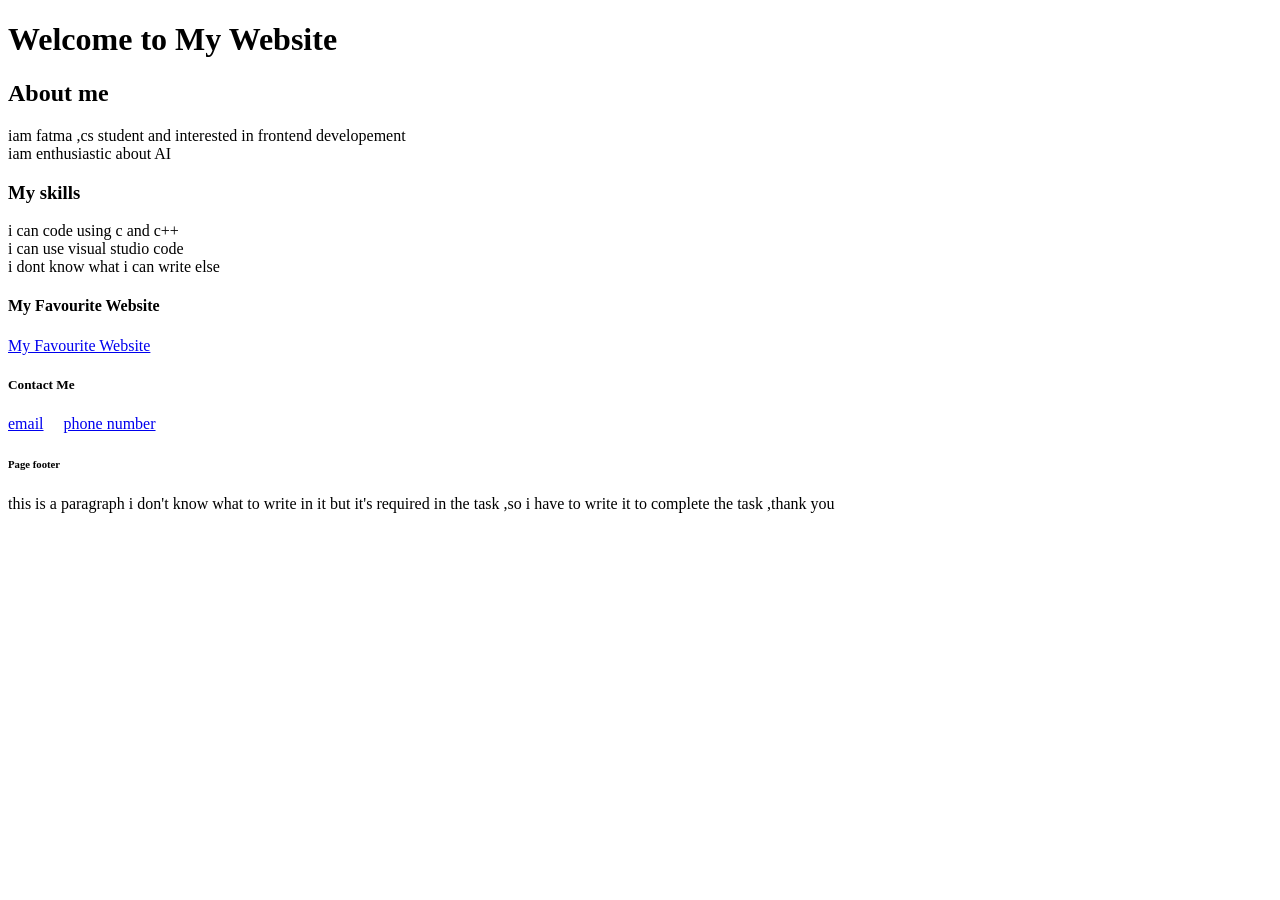
<file: index.html>
<!DOCTYPE html>
<html lang="en">

<head>
<meta charset="UTF-8">
<meta name="viewport" content="width=device-width, initial-scale=1.0">
<title>Task1</title>
</head>

<body>
<h1>Welcome to My Website</h1>
<h2>About me</h2>
<p>iam fatma ,cs student and interested in frontend developement<br>iam enthusiastic about AI</p>
<h3>My skills</h3>
<p>i can code using c and c++<br>i can use visual studio code <br>i dont know what i can write else
</p>
<h4>My Favourite Website</h4>
<a href="https://www.w3schools.com" target="_blank" rel="noopener"> My Favourite Website</a>
<h5>Contact Me</h5>
<!--fake links,sorry-->
<a href="mailto:someone@gmail.com">email</a>&nbsp;&nbsp;&nbsp;&nbsp;
<a href="tel:011654878">phone number</a>
<h6>Page footer</h6>
<p>this is a paragraph i don't know what to write in it but it's required in the task
   ,so i have to write it to complete the task ,thank you
</p>
</body>
</html>
</file>
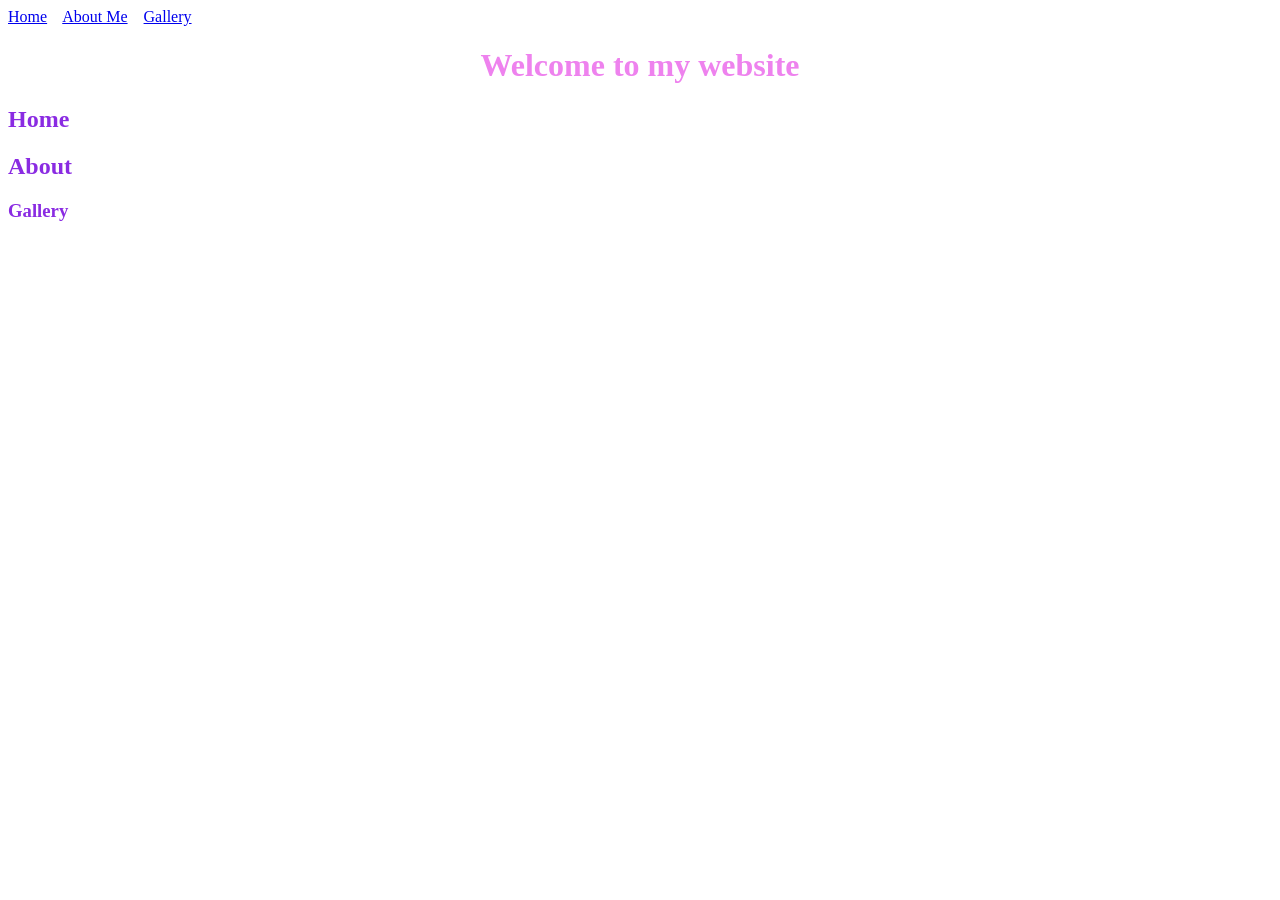
<file: My-Website/index.html>
<!DOCTYPE html>
<html lang="en">

<head>
<meta charset="UTF-8">
<meta name="viewport" content="width=device-width, initial-scale=1.0">
<meta name="discription" content="home page">
<title>Task3-Home page</title>
</head>

<body>
    <nav>
        <a href="index.html" class="active">Home</a> &nbsp;&nbsp;
        <a href="about.html">About Me</a> &nbsp;&nbsp;
        <a href="gallery.html">Gallery</a>
    </nav>
<h1><center><font color="violet">Welcome to my website</font></center></h1>
<h2><font color="blueviolet">Home</h2>
<h2>About</h2>
<h3>Gallery</h3></font>
</body>
</html>
</file>
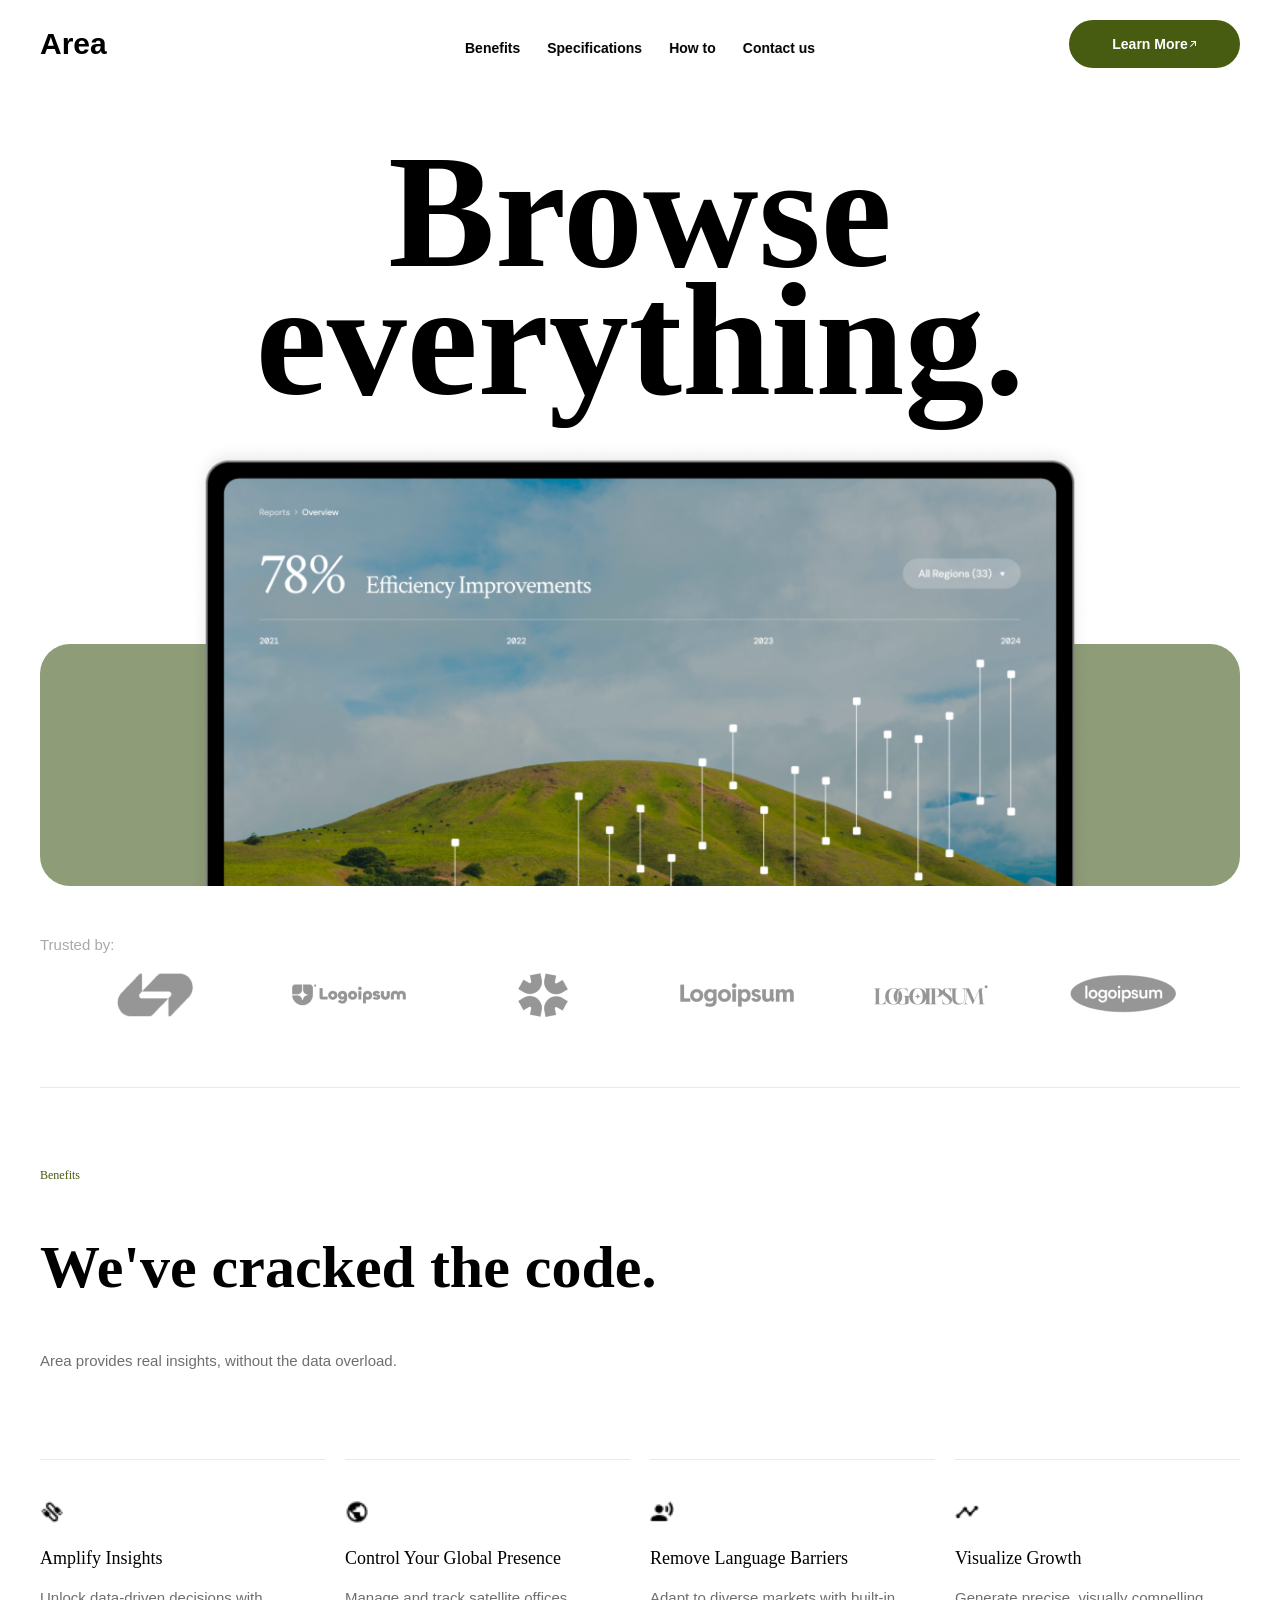
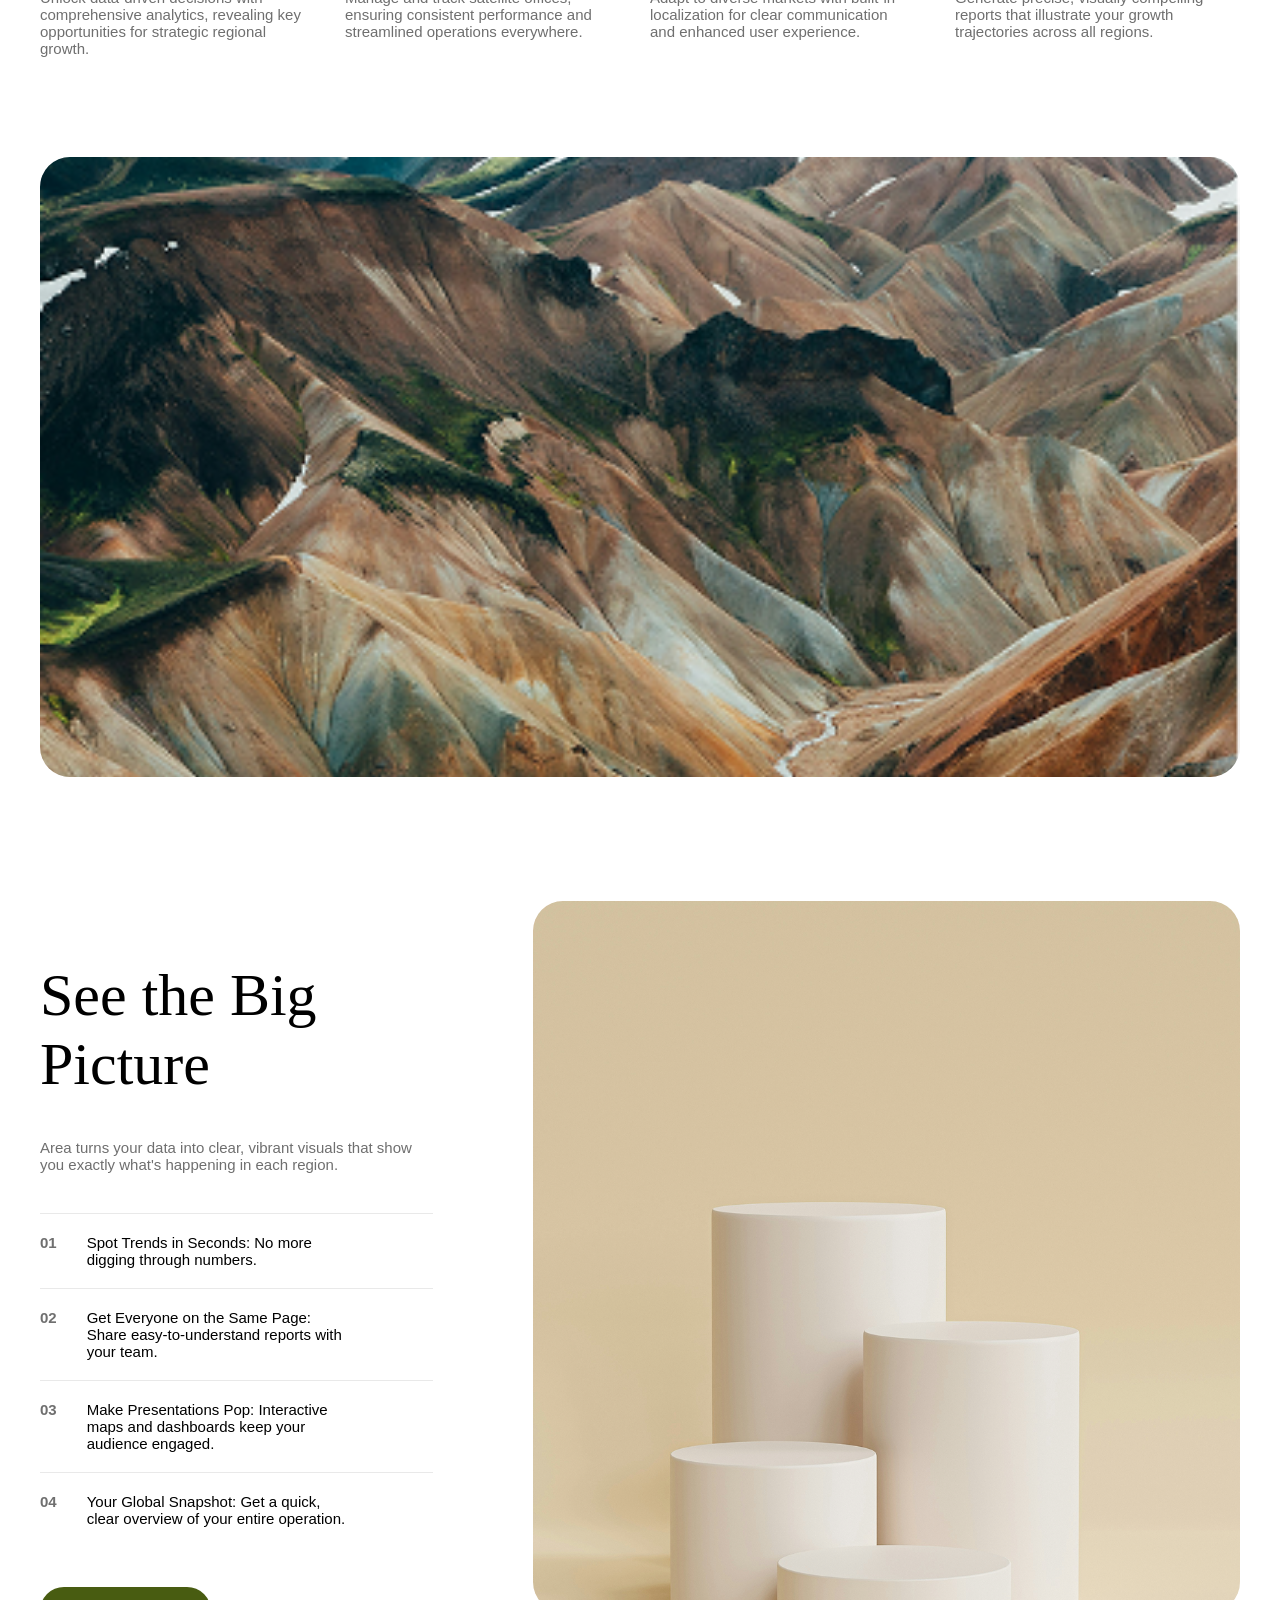
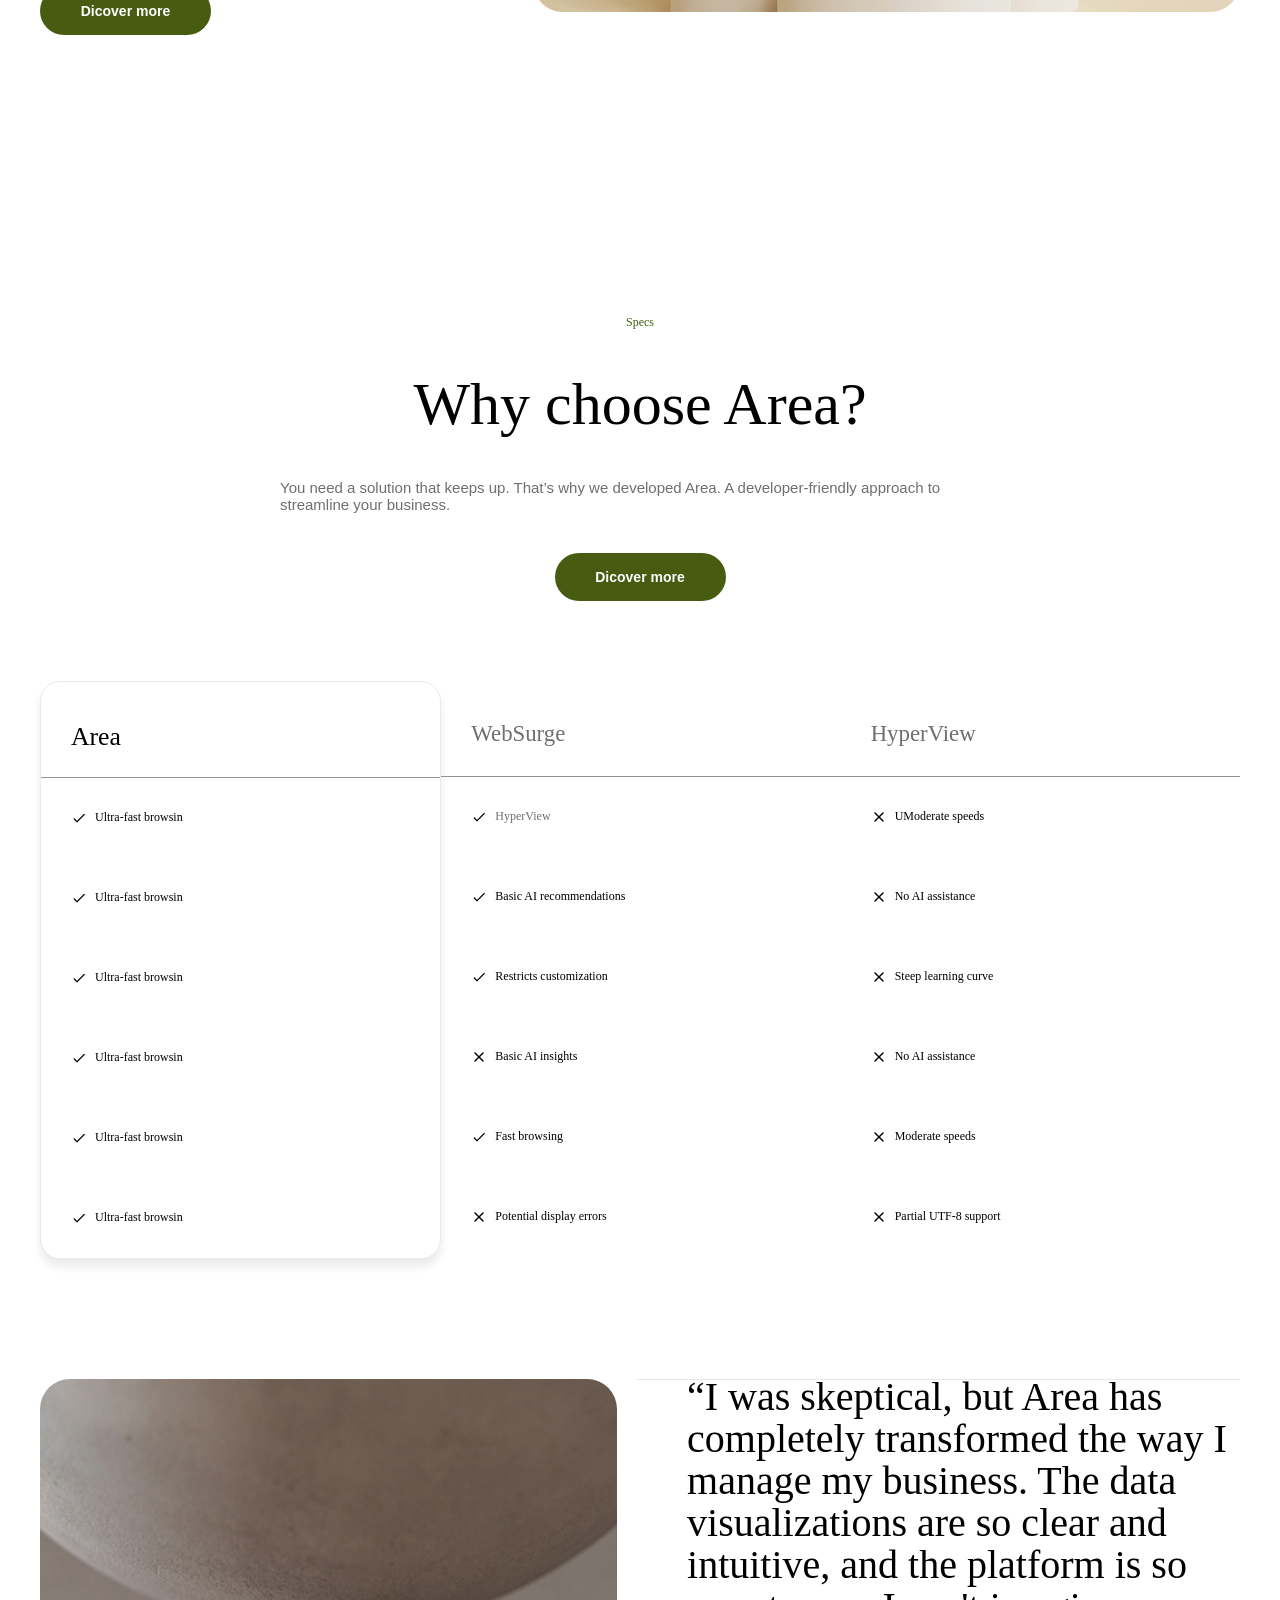
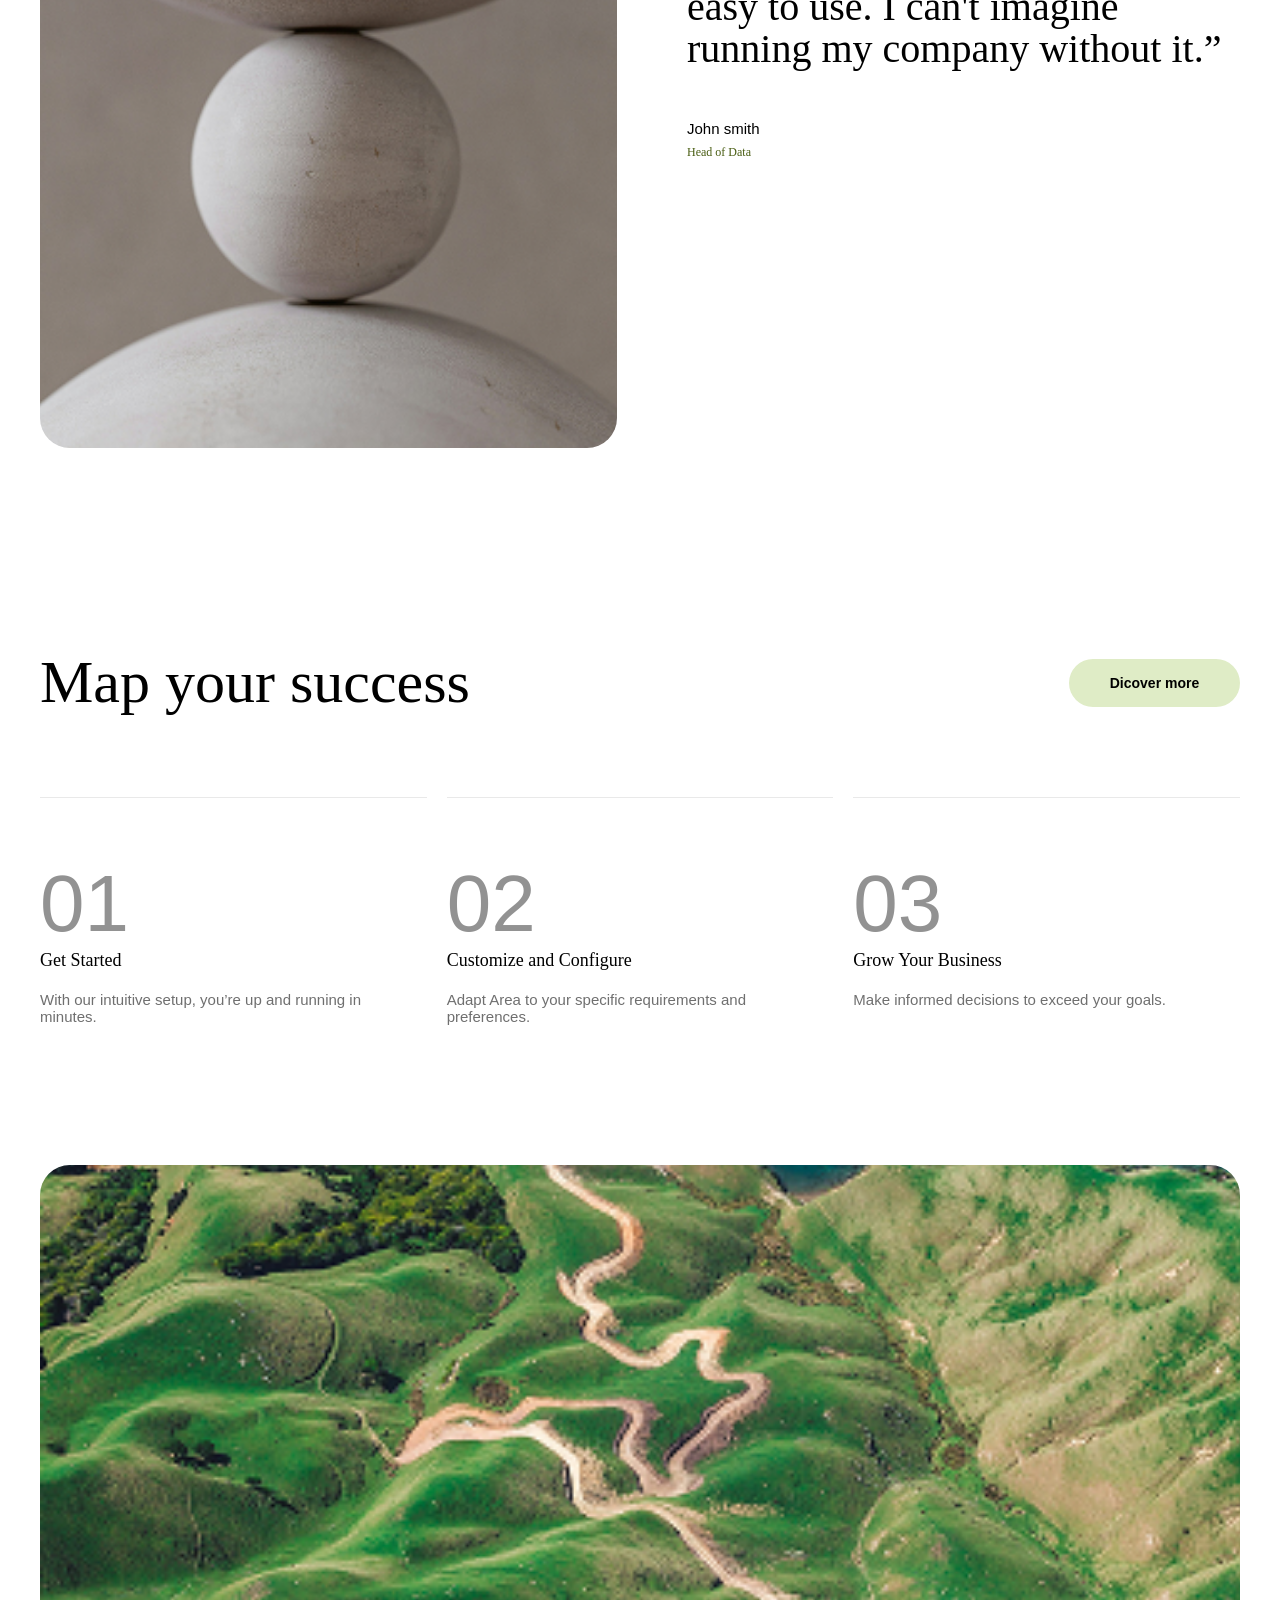
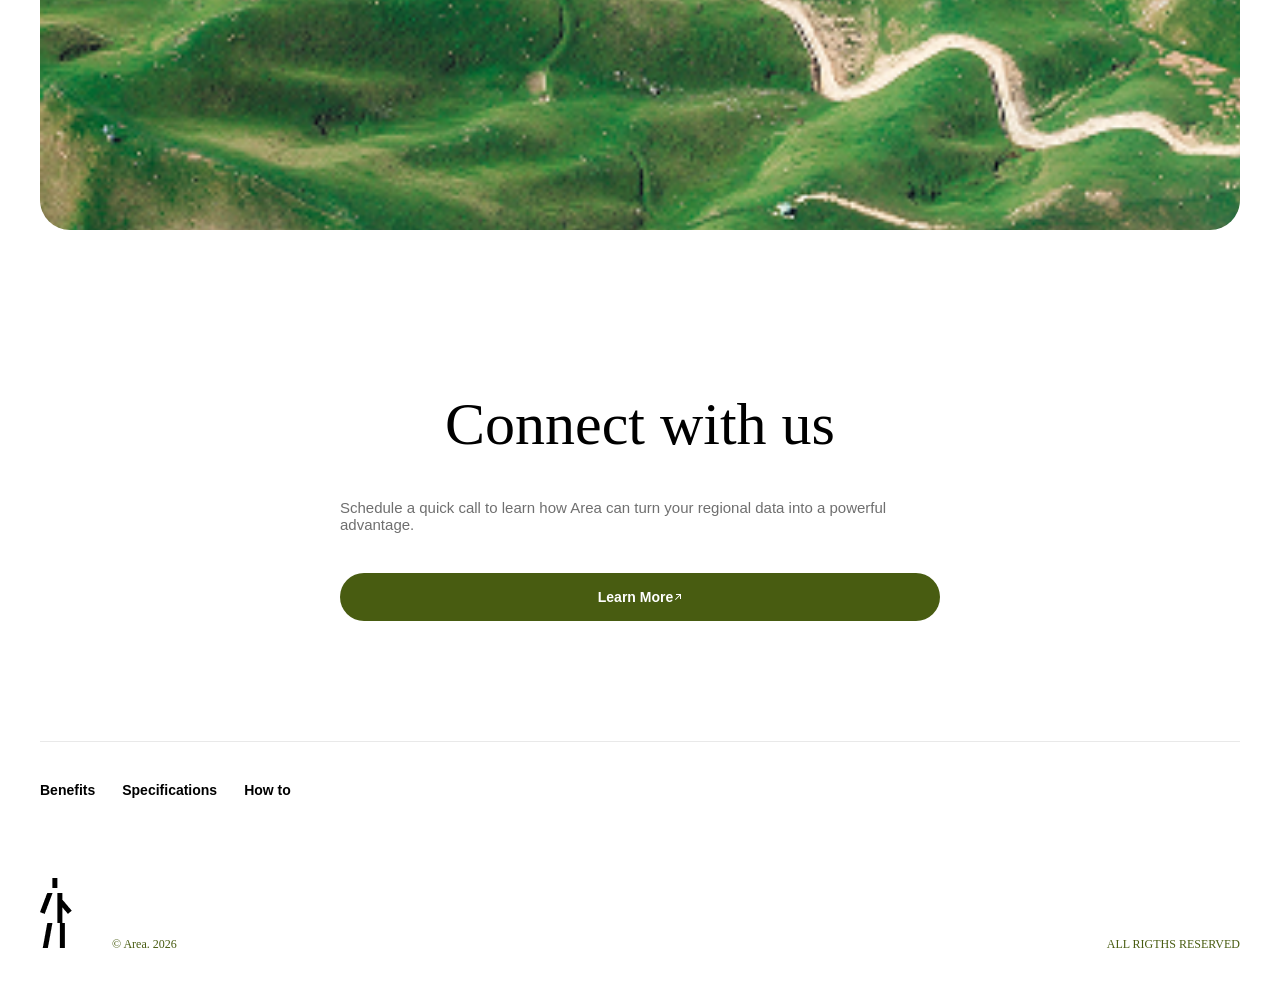
<file: Task12/index.html>
<!DOCTYPE html>
<html lang="en">

<head>
<meta charset="utf-8">
<meta name="viewport" content="width=device-width, initial-scale=1.0">
<meta name="author" content="fatma">
<meta name="description" content="Task12 programming the ui design">
<title>Task 12</title>
<link rel="stylesheet" href="style.css">
</head>

<body>
<div class="container">

    <div class="navitems">
        <a href="#benefits" class="a">Benefits</a>
        <a href="#specifications" class="a">Specifications</a>
        <a href="#howto" class="a">How to</a>
        <a href="#contact" class="a">Contact us</a>
    </div>

    <nav>
        <a href="#home" class="a" id="logo">Area</a>
        <a href="https://www.figma.com/sites" target="_blank" class="button">
        Learn More
        <img src="icons/Arrow.png" alt="arrow"></a>
    </nav>

    <header>
        <h1>Browse everything.</h1>
    <div id="background">
       <img src="images/Ipad.png" alt="desktop screen">
    </div>
    </header>

<main>
    <div id="logocloud">
        <p>Trusted by:</p>

        <div id="logorow">

         <div class="logo">
          <img src="logos/Logo.png" alt="logo1">
         </div>

         <div class="logo">
          <img src="logos/Logo (1).png" alt="logo1">
         </div>

         <div class="logo">
          <img src="logos/Logo (2).png" alt="logo1">
         </div>

         <div class="logo">
          <img src="logos/Logo (3).png" alt="logo1">
         </div>

         <div class="logo">
          <img src="logos/Logo (4).png" alt="logo1">
         </div>

         <div class="logo">
          <img src="logos/Logo (5).png" alt="logo1">
         </div>

        </div>
    </div>

    <div id="benefits">
     <section id="headinesicons">

        <div id="text">
            <p class="captions">Benefits</p>
            <h2 class="heading1">We've cracked the code.</h2>
            <p class="paragraph">Area provides real insights, without the data overload.</p>
        </div>

        <div id="iconsmodule">

            <section class="iconlockup">
                <img src="icons/Cable icon.png" alt="cable icon" >
                <div class="text">
                    <p class="heading3">Amplify Insights</p>
                    <p class="paragraph">Unlock data-driven decisions with comprehensive analytics, revealing key opportunities for strategic regional growth.</p>
                </div>
            </section>

             <section class="iconlockup">
                <img src="icons/Earth icon.png" alt="cable icon" >
                <div class="text">
                    <p class="heading3">Control Your Global Presence</p>
                    <p class="paragraph">Manage and track satellite offices, ensuring consistent performance and streamlined operations everywhere.</p>
                </div>
            </section>

             <section class="iconlockup">
                <img src="icons/Account icon.png" alt="cable icon" >
                <div class="text">
                    <p class="heading3">Remove Language Barriers</p>
                    <p class="paragraph">Adapt to diverse markets with built-in localization for clear communication and enhanced user experience.</p>
                </div>
            </section>

             <section class="iconlockup">
                <img src="icons/Chart icon.png" alt="cable icon" >
                <div class="text">
                    <p class="heading3">Visualize Growth</p>
                    <p class="paragraph">Generate precise, visually compelling reports that illustrate your growth trajectories across all regions.</p>
                </div>
            </section>

        </div>
     </section>
     <img src="images/Image 1.png" alt="mountains">
    </div>

    <section id="features">

        <div class="text">
        <div class="title">
        <p class="heading1">See the Big Picture</p>
        <p class="paragraph">Area turns your data into clear, vibrant visuals that show you exactly what's happening in each region.</p>
        

        <div class="list">
        <section class="listitem">
            <p class="paragraphb">01</p>
            <h3 class="paragraph">Spot Trends in Seconds: No more digging through numbers. </h3>
        </section>

        <section class="listitem">
            <p class="paragraphb">02</p>
            <h3 class="paragraph">Get Everyone on the Same Page: Share easy-to-understand reports with your team.  </h3>
        </section>

        <section class="listitem">
            <p class="paragraphb">03</p>
            <h3 class="paragraph">Make Presentations Pop: Interactive maps and dashboards keep your audience engaged. </h3>
        </section>

        <section class="listitem">
            <p class="paragraphb">04</p>
            <h3 class="paragraph">Your Global Snapshot: Get a quick, clear overview of your entire operation.</h3>
        </section>

        </div>
        <button class="button" type="button" onclick="window.location.href='https://www.figma.com/sites'">Dicover more</button>
    </div>
    </div>

    <div id="carrouse1">
    <img src="images/Photo row 2 (1).png" alt="photo row">
    </div>
    </section>

    <section id="specifications">
        <div id="content">
            <p class="captions">Specs</p>
            <p class="heading1">Why choose Area?</p>
            <p class="paragraph">You need a solution that keeps up. That’s why we developed Area. A developer-friendly approach to streamline your business. </p>
            <div>
            <button class="button" type="button" onclick="window.location.href='https://www.figma.com/sites'">Dicover more</button>
            </div>
        </div>

        <section id="table">

            <section class="column" id="column1">

                <div  class="head">
                <p id="head1">Area</p>
                </div>
                
                <div class="cell">
                    <img src="icons/Check icon.png" alt="check">
                    <p class="captions">Ultra-fast browsin</p>
                </div>

                <div class="cell">
                    <img src="icons/Check icon.png" alt="check">
                    <p class="captions">Ultra-fast browsin</p>
                </div>

                <div class="cell">
                    <img src="icons/Check icon.png" alt="check">
                    <p class="captions">Ultra-fast browsin</p>
                </div>

                <div class="cell">
                    <img src="icons/Check icon.png" alt="check">
                    <p class="captions">Ultra-fast browsin</p>
                </div>

                <div class="cell">
                    <img src="icons/Check icon.png" alt="check">
                    <p class="captions">Ultra-fast browsin</p>
                </div>

                <div class="cell">
                    <img src="icons/Check icon.png" alt="check">
                    <p class="captions">Ultra-fast browsin</p>
                </div>
            </section>

            <section class="column" id="column2">
                <div  class="head">
                    <p>WebSurge</p>
                </div>

                <div class="cell">
                    <img src="icons/Check icon.png" alt="check">
                    <p class="captions" id="cel2">HyperView</p>
                </div>

                <div class="cell">
                    <img src="icons/Check icon.png" alt="check">
                    <p class="captions">Basic AI recommendations</p>
                </div>

                <div class="cell">
                    <img src="icons/Check icon.png" alt="check">
                    <p class="captions">Restricts customization</p>
                </div>

                <div class="cell">
                    <img src="icons/Close icon.png" alt="check">
                    <p class="captions">Basic AI insights</p>
                </div>

                <div class="cell">
                    <img src="icons/Check icon.png" alt="check">
                    <p class="captions">Fast browsing</p>
                </div>

                <div class="cell">
                    <img src="icons/Close icon.png" alt="check">
                    <p class="captions">Potential display errors</p>
                </div>
            </section>

            <section class="column" id="column3">
                <div  class="head">
                    <p>HyperView</p>
                </div>

                <div class="cell">
                    <img src="icons/Close icon.png" alt="check">
                    <p class="captions">UModerate speeds</p>
                </div>

                <div class="cell">
                    <img src="icons/Close icon.png" alt="check">
                    <p class="captions">No AI assistance</p>
                </div>

                <div class="cell">
                    <img src="icons/Close icon.png" alt="check">
                    <p class="captions">Steep learning curve</p>
                </div>

                <div class="cell">
                    <img src="icons/Close icon.png" alt="check">
                    <p class="captions">No AI assistance</p>
                </div>

                <div class="cell">
                    <img src="icons/Close icon.png" alt="check">
                    <p class="captions">Moderate speeds</p>
                </div>

                <div class="cell">
                    <img src="icons/Close icon.png" alt="check">
                    <p class="captions">Partial UTF-8 support</p>
                </div>
            </section>
        </section>
    </section>

    <div id="test">
        <div class="img">
        <img src="images/Image 3.png" alt="balls">
        </div>

        <section id="quote">
            <p class="heading2">“I was skeptical, but Area has completely transformed the way I manage my business. The data visualizations are so clear and intuitive, and the platform is so easy to use. I can't imagine running my company without it.”</p>
            <div id="name">
                 <p class="paragraph">John smith</p>
                 <p class="captions"> Head of Data</p>
            </div>
        </section>
    </div>

    <section id="howto">
        <div id="frame">
            <p class="heading1"> Map your success</p>
        <button class="button" type="button" onclick="window.location.href='https://www.figma.com/sites'">Dicover more</button>
        </div>

        <div id="up3">
            <section class="lockup1">
                <p class="display">01</p>
                
                <div class="description">
                    <p class="heading3">Get Started</p>
                    <p class="paragraph">With our intuitive setup, you’re up and running in minutes.</p>
                </div>
            </section>

            <section class="lockup1">
                <p class="display">02</p>
                <div class="description">
                    <p class="heading3">Customize and Configure</p>
                    <p class="paragraph">Adapt Area to your specific requirements and preferences.</p>
                </div>
            </section>

            <section class="lockup1">
                <p class="display">03</p>
                <div class="description">
                    <p class="heading3">Grow Your Business</p>
                    <p class="paragraph">Make informed decisions to exceed your goals.</p>
                </div>
            </section>

        </div>
    </section>

    <div id="heroimage">
        <div id="imgcontainer">
            <img src="images/Image 2.png" alt="earth">
        </div>
    </div>

    <section id="cta">
        <p class="heading1">Connect with us</p>
        <p class="paragraph">Schedule a quick call to learn how Area can turn your regional data into a powerful advantage.</p>
        <button class="button" onclick="window.location.href='https://www.figma.com/sites'">
        Learn More
        <img src="icons/Arrow.png" alt="arrow">
    </button>
    </section>
</main>
<footer id="contact">
    <div id="links">
    <a href="#benefits" class="a">Benefits</a>
        <a href="#specifications" class="a">Specifications</a>
        <a href="#howto" class="a">How to</a>
    </div>
    <div id="credits">
        <div>
            <img src="icons/Logo.png" alt="logo">

        </div>
        <div class="Text">
            <p class="captions"> &copy; Area. 2026</p>
            <p class="captions">ALL RIGTHS RESERVED</p>
        </div>
    </div>
</footer>

</div>
<script src="script.js" defer></script>
</body>
</html>
</file>
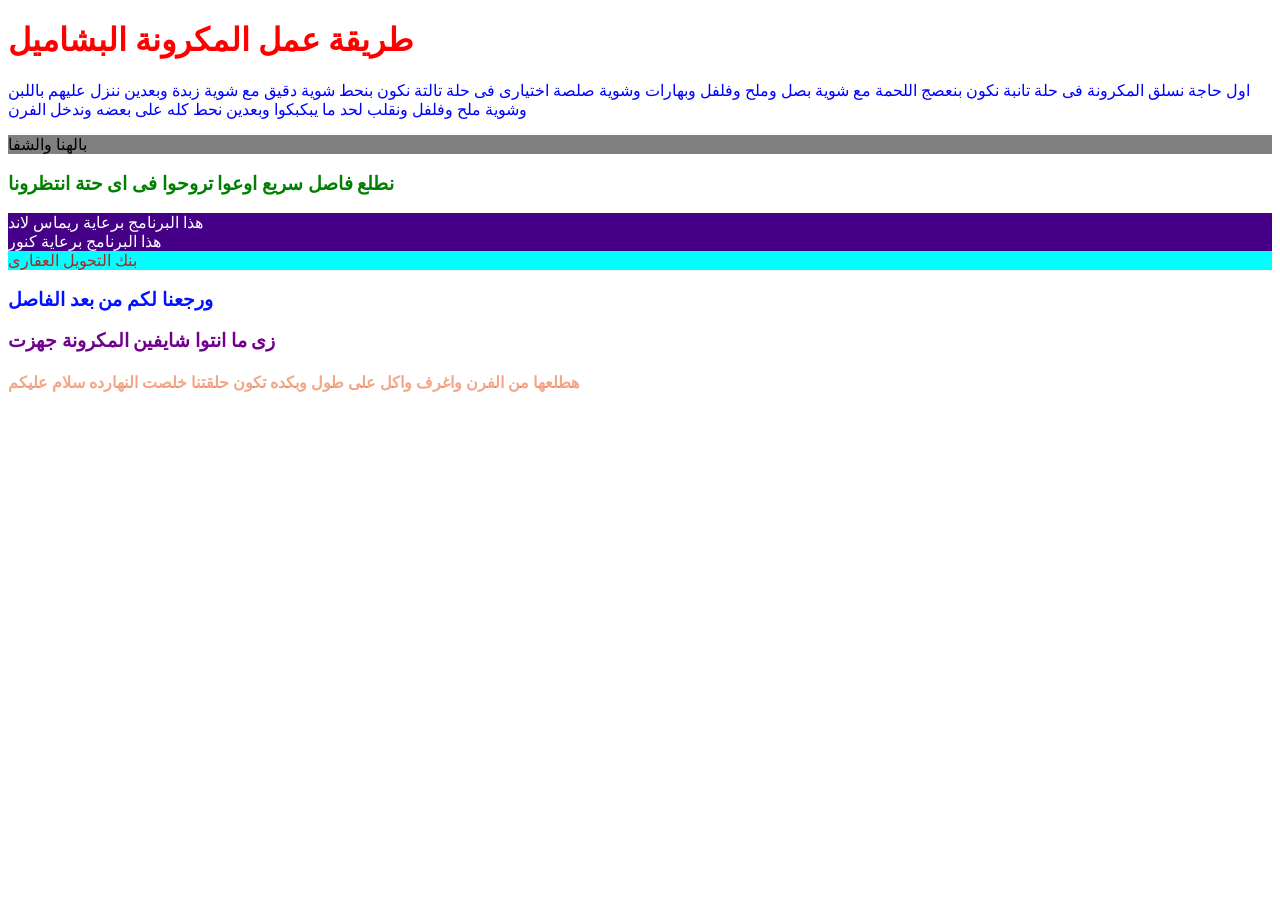
<file: Task7/index.html>
<!DOCTYPE html>
<html lang="en">

<head>
<title>CSS TASK1</title>

<meta charset="utf-8">
<meta name="description" content="my first css task">
<meta name="author" content="fatma">
<meta name="viewport" content="width=device-width, initial-scale=1.0">
<link rel="stylesheet" href="style.css">
</head>


<body>

<h1 >طريقة عمل المكرونة البشاميل </h1>

<P>اول حاجة نسلق المكرونة فى حلة تانبة نكون بنعصج اللحمة مع شوية بصل وملح وفلفل وبهارات وشوية صلصة اختيارى فى حلة تالتة نكون بنحط شوية دقيق مع شوية زبدة وبعدين ننزل عليهم باللبن  وشوية ملح وفلفل ونقلب لحد ما يبكبكوا وبعدين نحط كله على بعضه وندخل الفرن
</P>

<div class="box">
 بالهنا والشفا
</div>

<h3 id="main">نطلع فاصل سريع اوعوا تروحوا فى اى حتة انتظرونا</h3>

<div class="common">هذا البرنامج برعاية  ريماس لاند </div>
<div class="common">هذا البرنامج برعاية  كنور</div>
<div id="unique">بنك التحويل العقارى </div>

<h3 class="hex">ورجعنا لكم من بعد الفاصل </h3>
<h3 class="rgb">زى ما انتوا شايفين المكرونة جهزت</h3>
<h4 class="rgba">هطلعها من الفرن واغرف واكل على طول وبكده تكون حلقتنا خلصت النهارده سلام عليكم</h4>

</body>

</html>
</file>
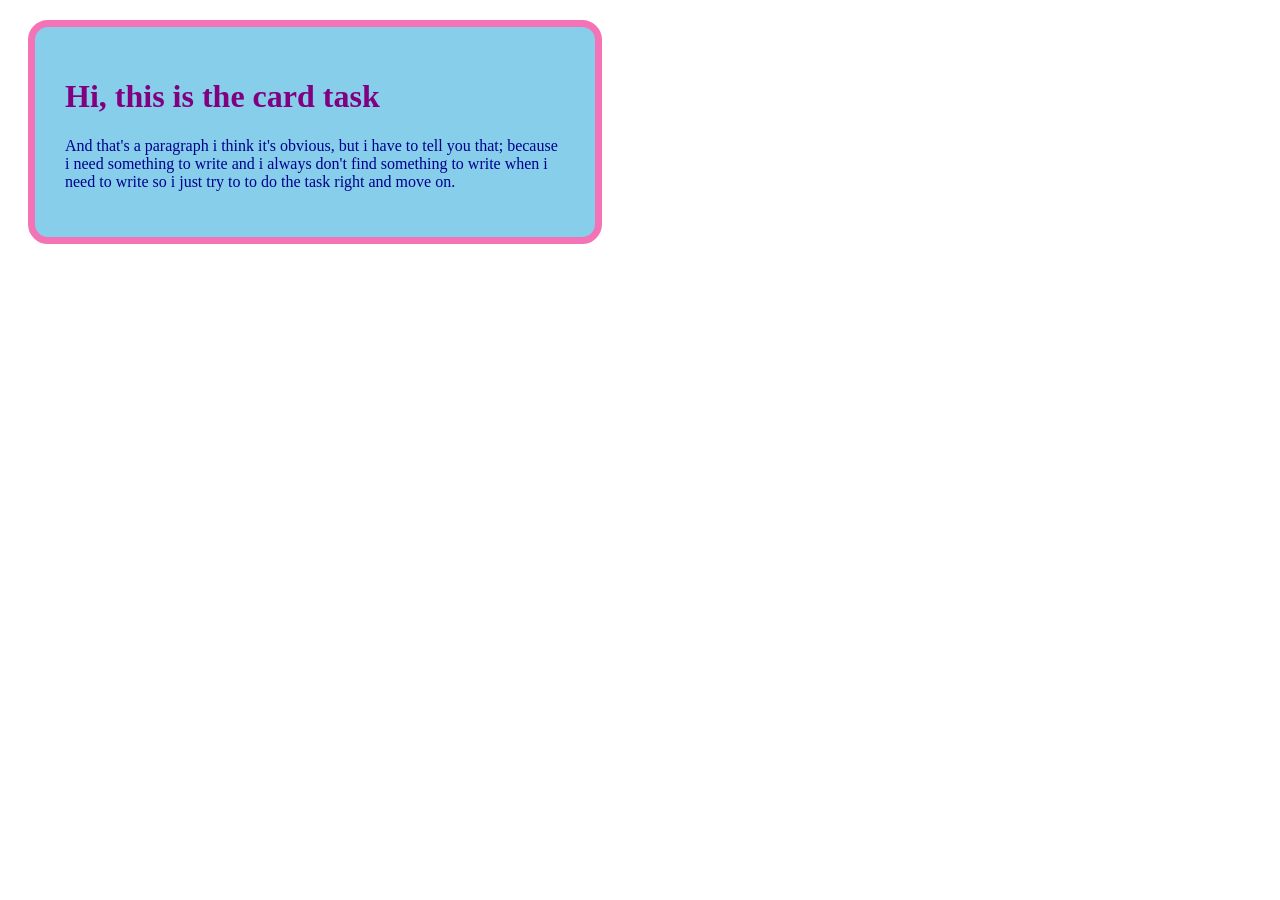
<file: Task8/index.html>
<!DOCTYPE html>
<html lang="en">

<head>
<title>card</title>

<meta charset="utf-8">
<meta name="description" content="task 6">
<meta name="author" content="fatma">
<meta name="viewport" content="width=device-width, initial-scale=1.0">
<link rel="stylesheet" href="style.css">
</head>


<body>
<div class="box">
     <h1>
        Hi, this is the card task
    </h1>

    <P>
        And that's a paragraph i think it's obvious,
         but i have to tell you that; because i need something to write and 
         i always don't find something to write when i need to
          write so i just try to to do the task right and move on.
    </P>

</div>
</body>
</html>
</file>
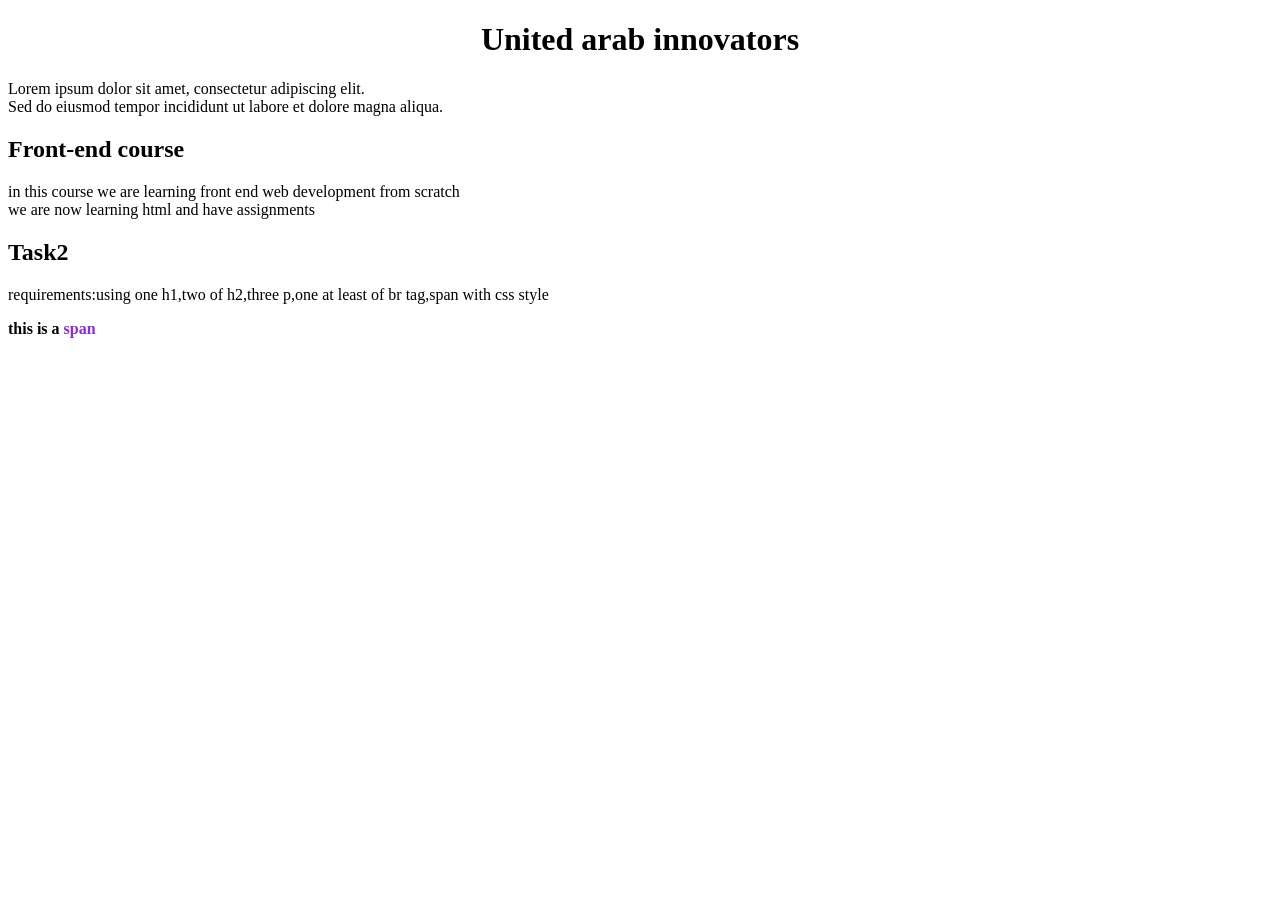
<file: task2.html>
<!DOCTYPE html>
<html lang="en">

<head>
<meta charset="UTF-8">
<meta name="viewport" content="width=device-width, initial-scale=1.0">
<title>Task1</title>
</head>

<body>

<h1><center>United arab innovators</center></h1>

<p>Lorem ipsum dolor sit amet, consectetur adipiscing elit.<br> Sed do eiusmod tempor incididunt ut labore et dolore magna aliqua.</p>

<h2>Front-end course</h2>

<p>in this course we are learning front end web development from scratch<br>we are now learning html and have assignments</p>

<h2>Task2</h2>

<p>requirements:using one h1,two of h2,three p,one at least of br tag,span with css style</p>

<p><b>this is a <span style="color: blueviolet;">span</span></b></p>

</body>
</html>
</file>
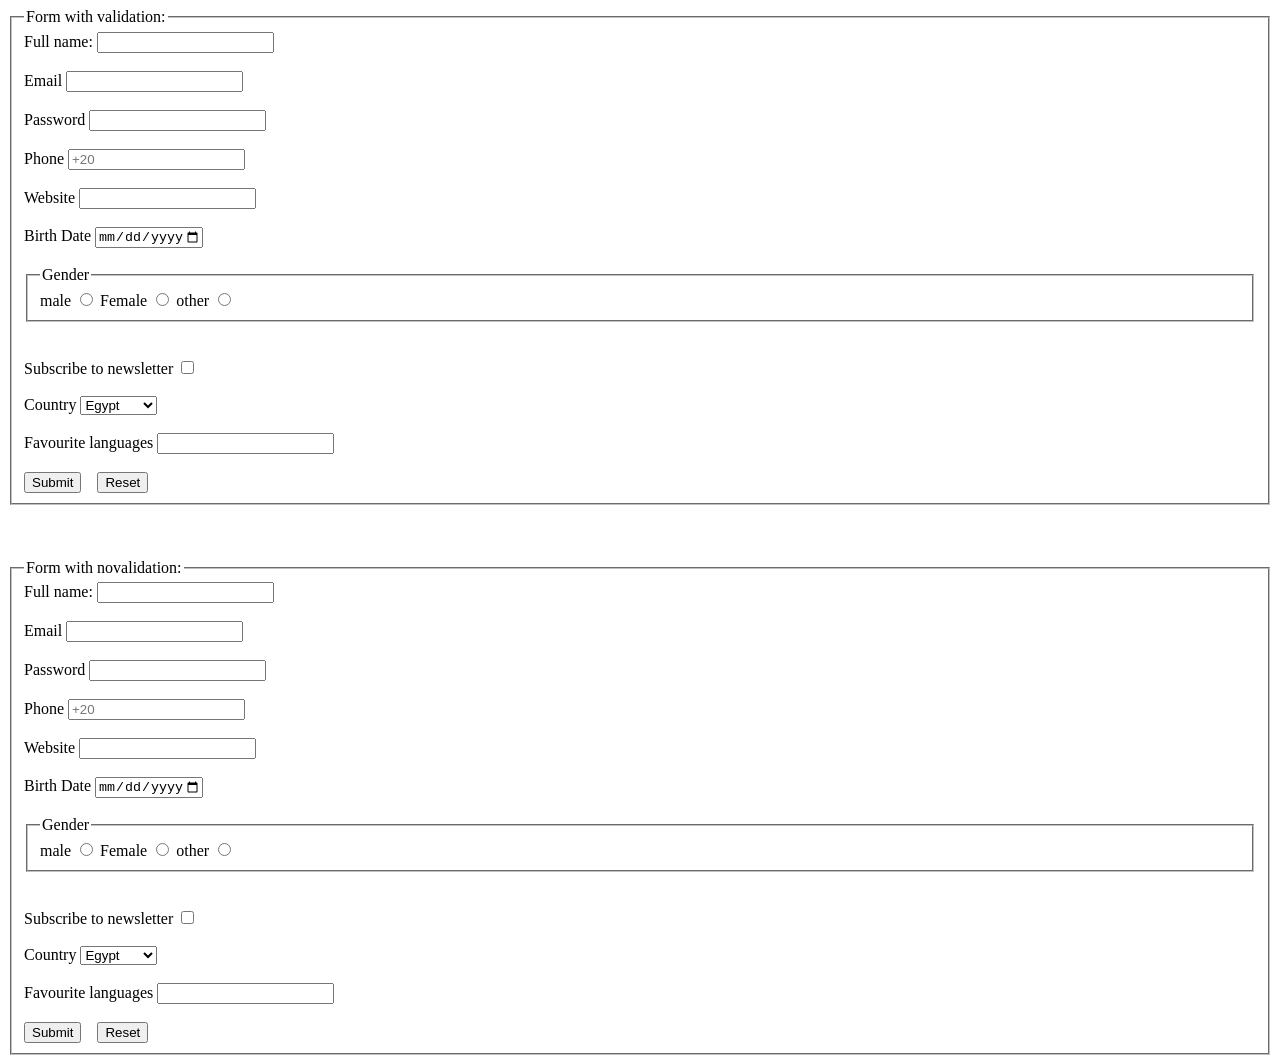
<file: task5.html>
<!DOCTYPE html>
<html lang="en">

<head>
<meta charset="UTF-8">
<meta name="viewport" content="width=device-width, initial-scale=1.0">
<title>Task5</title>
</head>

<body>

   <form action="#" method="post">
    <fieldset>
     <legend>Form with validation:</legend>
      <label for="Fname">Full name:</label>
      <input type="text" id="Fname" maxlength="20" minlength="5" required><br><br>
     
      <label for="email">Email</label>
      <input type="email" id="email" required autocomplete="email"><br><br>

      <label for="pass">Password</label>
      <input type="password" id="pass" required minlength="8" ><br><br>

      <label for="phone">Phone</label>
      <input type="tel" id="phone" placeholder="+20" ><br><br>

      <label for="web">Website</label>
      <input type="url" id="web"><br><br>

      <label for="bdate">Birth Date</label>
      <input type="date" id="bdate" required min="2005-01-01" max="2012-12-31"><br><br>
       
      <fieldset>
         <legend>Gender</legend>
      <label for="male">male</label>
      <input type="radio" id="male" required >

      <label for="female">Female</label>
      <input type="radio" id="female" required >

      <label for="other">other</label>
      <input type="radio" id="other" required >
       </fieldset>

       <br><br>
      <label for="newsletter">Subscribe to newsletter</label>
      <input type="checkbox" id="newsletter" value="yes"><br><br>
       
      <label for="country">Country</label>
      <select id="country" >
      <option value="egypt">Egypt</option>
      <option value="palestine">Palestine</option>
      <option value="libya">Libya</option>
      <option value="spain">Spain</option>
      <option value="france">France</option>
      <option value="german">German</option>
      </select><br><br>
     
      <label for="fav">Favourite languages</label>
    <input list="languages" id="fav">
    <datalist id="languages">
    <option value="Arabic">
    <option value="French">
    <option value="Spanish">
    <option value="German">
    <option value="Italian">
    </datalist><br><br>

    <input type="submit">&nbsp;&nbsp;&nbsp;
    <input type="reset">

   </fieldset>
   </form>
   <br><br><br>

   <form novalidate action="#" method="">
     <fieldset>
     <legend>Form with novalidation:</legend>
      <label for="Fname">Full name:</label>
      <input type="text" id="Fname" maxlength="20" minlength="5" required><br><br>
     
      <label for="email">Email</label>
      <input type="email" id="email" required autocomplete="email"><br><br>

      <label for="pass">Password</label>
      <input type="password" id="pass" required minlength="8" ><br><br>

      <label for="phone">Phone</label>
      <input type="tel" id="phone" placeholder="+20" ><br><br>

      <label for="web">Website</label>
      <input type="url" id="web"><br><br>

      <label for="bdate">Birth Date</label>
      <input type="date" id="bdate" required min="2005-01-01" max="2012-12-31"><br><br>
       
      <fieldset>
         <legend>Gender</legend>
      <label for="male">male</label>
      <input type="radio" id="male" required >

      <label for="female">Female</label>
      <input type="radio" id="female" required >

      <label for="other">other</label>
      <input type="radio" id="other" required >
       </fieldset>

       <br><br>
      <label for="newsletter">Subscribe to newsletter</label>
      <input type="checkbox" id="newsletter" value="yes"><br><br>
       
      <label for="country">Country</label>
      <select id="country" >
      <option value="egypt">Egypt</option>
      <option value="palestine">Palestine</option>
      <option value="libya">Libya</option>
      <option value="spain">Spain</option>
      <option value="france">France</option>
      <option value="german">German</option>
      </select><br><br>
     
      <label for="fav">Favourite languages</label>
    <input list="languages" id="fav">
    <datalist id="languages">
    <option value="Arabic">
    <option value="French">
    <option value="Spanish">
    <option value="German">
    <option value="Italian">
    </datalist><br><br>

    <input type="submit">&nbsp;&nbsp;&nbsp;
    <input type="reset">

   </fieldset>
   </form>

</body>
</html>
</file>
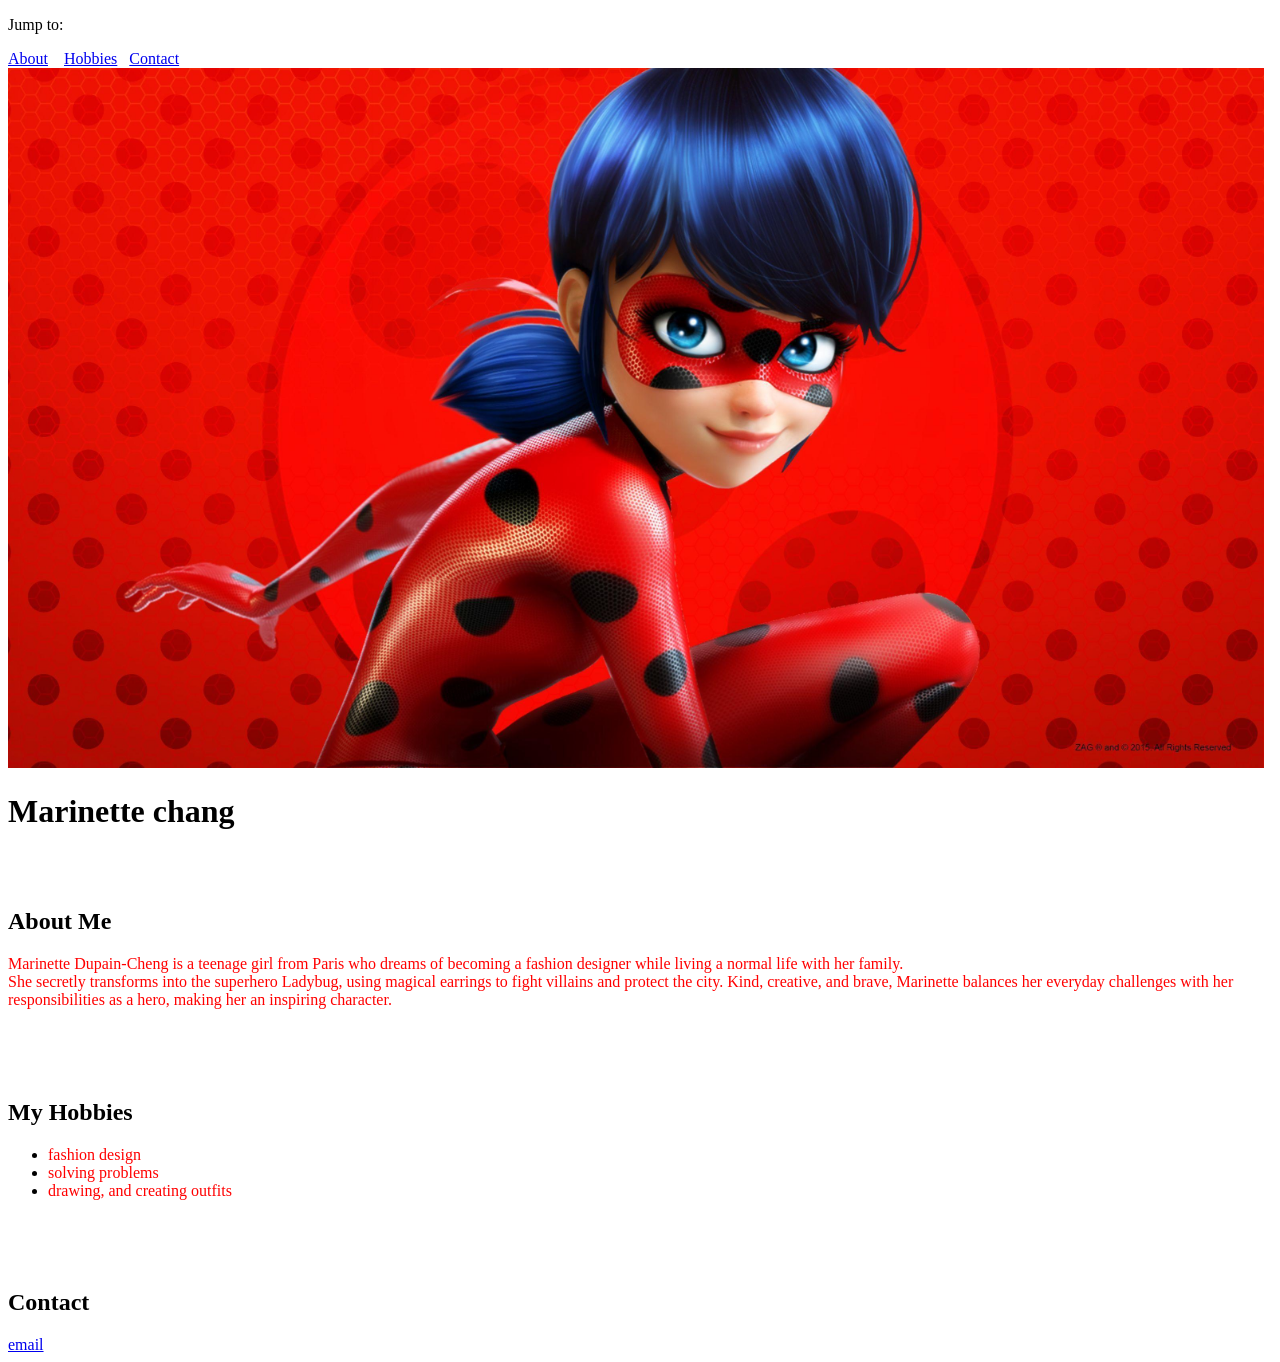
<file: My-Website/about.html>
<!DOCTYPE html>
<html lang="en">

<head>
<meta charset="UTF-8">
<meta name="viewport" content="width=device-width, initial-scale=1.0">
<meta name="author" content="fatma">
<title>Task3-About page</title>
</head>

<body>
    <p>Jump to:</p>
    <a href="#about">About</a> &nbsp;&nbsp;
    <a href="#hobbies">Hobbies</a>&nbsp;&nbsp;
    <a href="#contact">Contact</a>


<img src="images/profile.jpg" alt="photo of miraculous ladybug"  height="700" >

<h1>Marinette chang</h1>
<br><br>

<h2 id="about">About Me</h2>
<p><font color="red">Marinette Dupain-Cheng is a teenage girl from Paris who dreams of becoming a fashion designer while living a normal life with her family. <br>She secretly transforms into the superhero Ladybug, using magical earrings to fight villains and protect the city. Kind, creative, and brave, Marinette balances her everyday challenges with her responsibilities as a hero, making her an inspiring character.</font></p>
<br><br><br>

<h2 id="hobbies">My Hobbies</h2>

<ul>
 <li><font color="red">fashion design</font></li> 
 <li><font color="red">solving problems</font></li>  
 <li><font color="red">drawing, and creating outfits</font></li> 
</ul>

<br><br><br>
<h2 id="contact">Contact</h2>
<a href="mailto:someone@email.com">email</a>

</body>
</file>
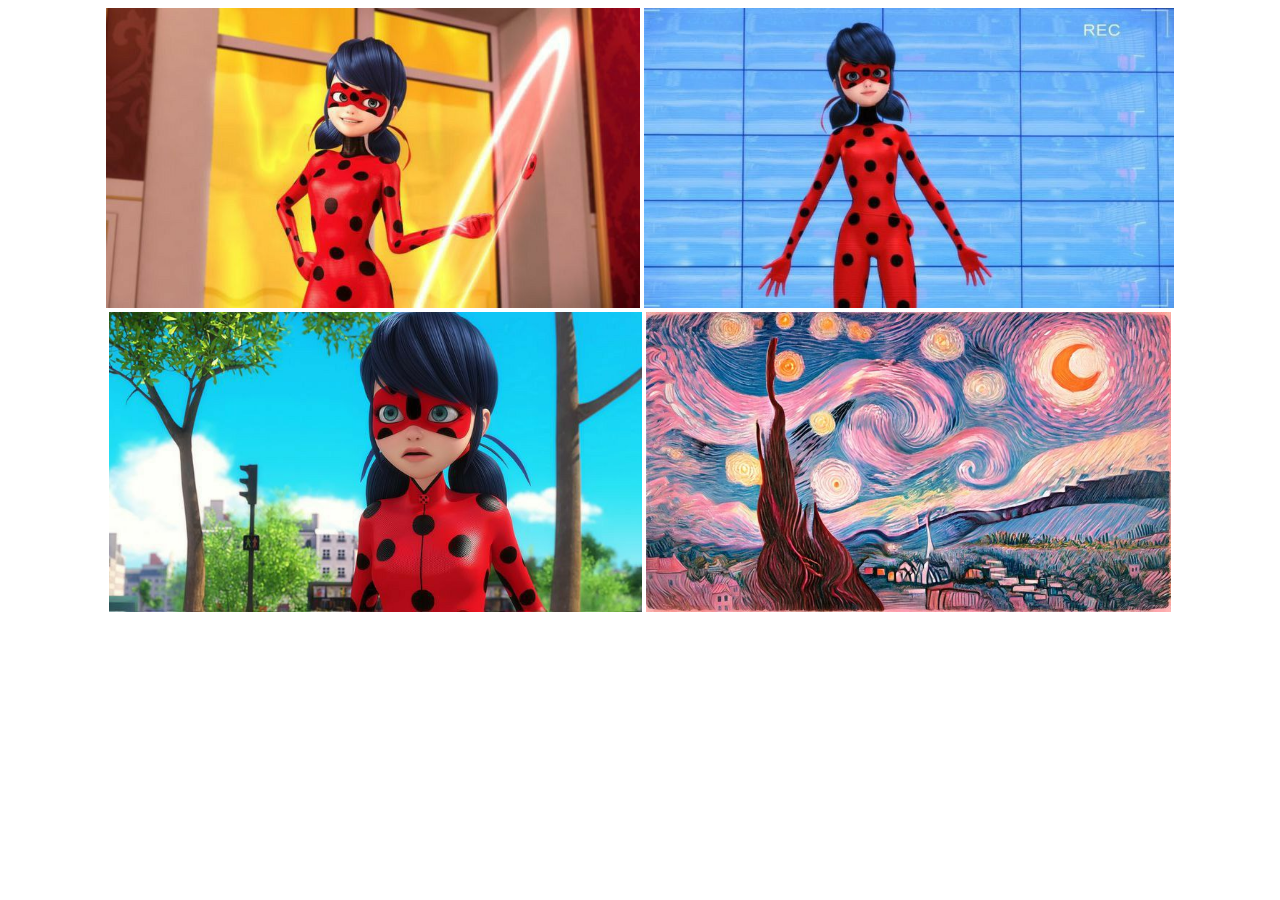
<file: My-Website/gallery.html>
<!DOCTYPE html>
<html lang="en">

<head>
<meta charset="UTF-8">
<meta name="viewport" content="width=device-width, initial-scale=1.0">
<meta name="author" content="fatma">
<title>Task3-About page</title>
</head>
<body><center>
    <img src="images/gallery1.jfif" alt="marinette creating miraculous lightning ring" height="300" >
    <img src="images/gallery2.jfif" alt="marinette posing for the camera" height="300" >
    <img src="images/gallery3.jpeg" alt="marinette standing in the street beside trees" height="300" >
    <img src="images/banner.jpeg" alt="starry nights painting" height="300" ></center>
</body>
</body>
</file>
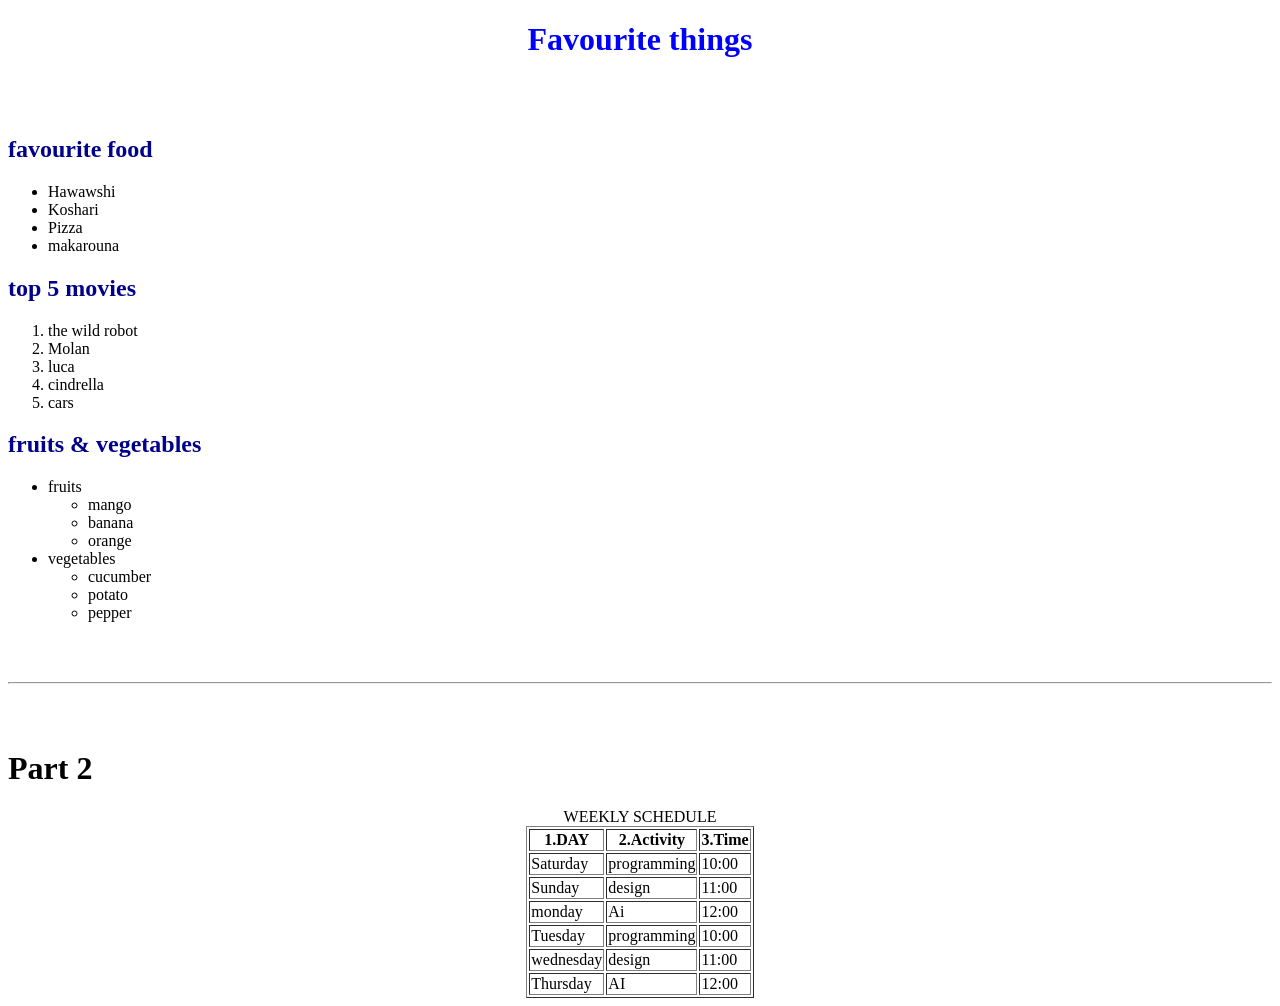
<file: Task4/task4.1.html>
<!DOCTYPE html>
<html lang="en">

<head>
<meta charset="UTF-8">
<meta name="viewport" content="width=device-width, initial-scale=1.0">
<title>Task4</title>
</head>

<body>

<h1><center><font color="blue">Favourite things </font></center></h1>
<br><br>
<h2><font color="darkblue">favourite food</font></h2>

<ul>
    
    <li> Hawawshi</li>
    <li> Koshari</li>
    <li> Pizza</li>
    <li> makarouna</li>
</ul>
<h2><font color="darkblue">top 5 movies</font></h2>
<ol>
    <li>the wild robot</li>
    <li>Molan</li>
    <li>luca</li>
    <li>cindrella</li>
    <li>cars</li>
</ol>

<h2><font color="darkblue">fruits & vegetables</font></h2>
<ul>
   <li>fruits</li> 
     <ul><li>mango</li>
     <li>banana</li>
     <li>orange</li>
     </ul>
   <li>vegetables</li>
    <ul>
     <li>cucumber</li>
     <li>potato</li>
     <li>pepper</li>
    </ul>
</ul>
    
<br><br>
    
<hr>
    
<br><br>
<h1>Part 2</h1>
    <center>
<table border="1">
    <caption>WEEKLY SCHEDULE</caption>
 <tr><th>
    1.DAY
 </th>
 <th>
    2.Activity
 </th>
 <th>
    3.Time
 </th>
</tr>

<TR><TD>Saturday</TD>
<TD>programming</TD>
<TD>10:00</TD></TR>

<TR><TD>Sunday</TD>
<TD>design</TD>
<TD>11:00</TD></TR>

<TR><TD>monday</TD>
<TD>Ai</TD>
<TD>12:00</TD></TR>

<TR><TD>Tuesday</TD>
<TD>programming</TD>
<TD>10:00</TD></TR>

<TR><TD>wednesday</TD>
<TD>design</TD>
<TD>11:00</TD></TR>

<TR><TD>Thursday</TD>
<TD>AI</TD>
<TD>12:00</TD></TR>
</center>

</table>
</body>
</html>
</file>
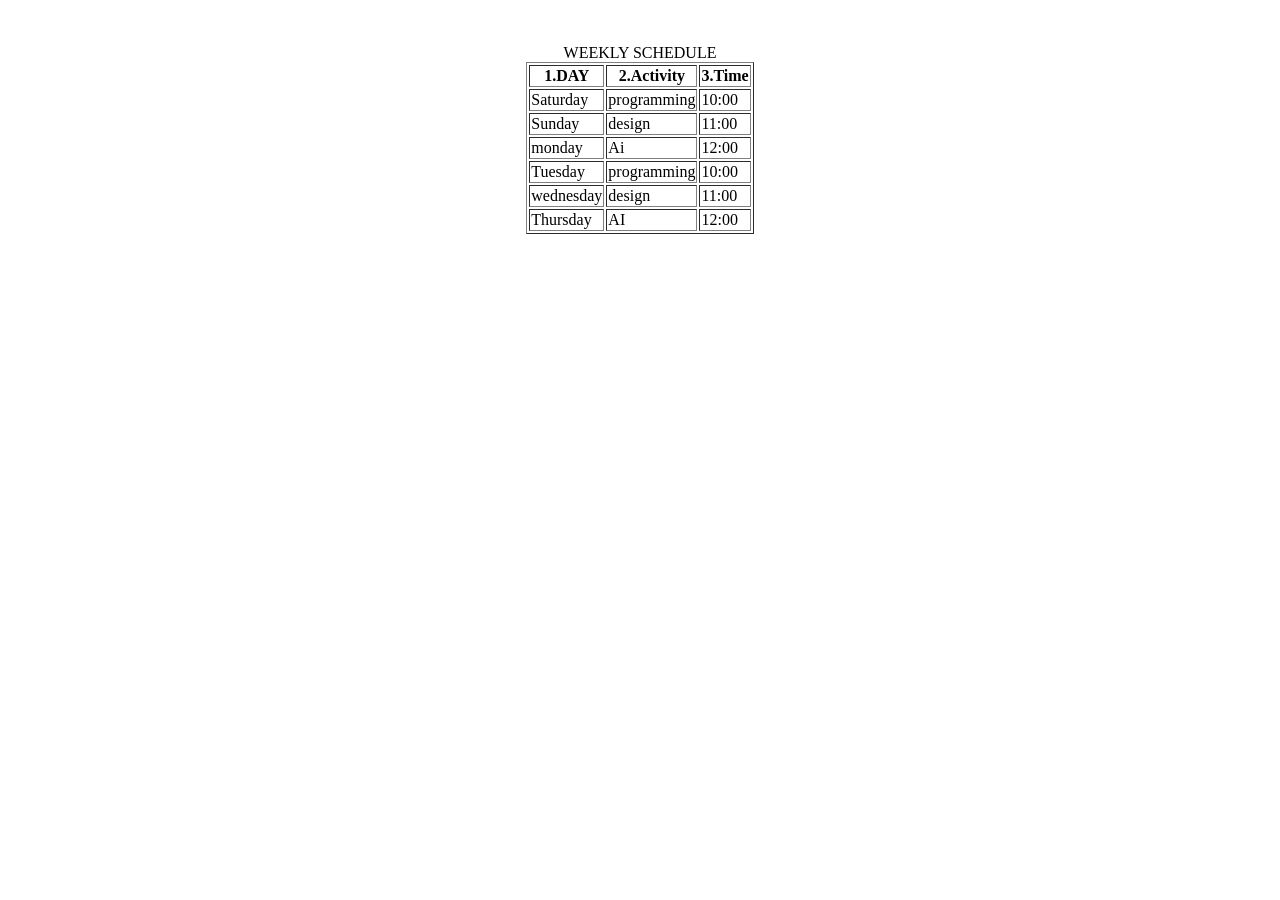
<file: Task4/task4.2.html>
<!DOCTYPE html>
<html lang="en">

<head>
<meta charset="UTF-8">
<meta name="viewport" content="width=device-width, initial-scale=1.0">
<title>Task4</title>
</head>

<body>

<br><br>
<center>
<table border="1">
    <caption>WEEKLY SCHEDULE</caption>
 <tr><th>
    1.DAY
 </th>
 <th>
    2.Activity
 </th>
 <th>
    3.Time
 </th>
</tr>

<TR><TD>Saturday</TD>
<TD>programming</TD>
<TD>10:00</TD></TR>

<TR><TD>Sunday</TD>
<TD>design</TD>
<TD>11:00</TD></TR>

<TR><TD>monday</TD>
<TD>Ai</TD>
<TD>12:00</TD></TR>

<TR><TD>Tuesday</TD>
<TD>programming</TD>
<TD>10:00</TD></TR>

<TR><TD>wednesday</TD>
<TD>design</TD>
<TD>11:00</TD></TR>

<TR><TD>Thursday</TD>
<TD>AI</TD>
<TD>12:00</TD></TR>
</center>

</table>
</body>
</html>
</file>
<file: Task12/style.css>
* {
    margin: 0;
   padding: 0;
    box-sizing: border-box;
  }
html, body{
    overflow-x: hidden;
}
  .container{
    padding: 0px 40px 20px 40px;
  }

nav{
    display: flex;
    justify-content: space-between;
    justify-items: center;
    align-items: center;
    height: 148px;
    padding: 20px 0px 80px 0px;
    box-sizing: border-box;
}

.navitems{
    
    position: fixed;
    top: 20px;
     z-index: 1000;
    padding: 20px 20px 24px 20px;
    background-color: rgba(255, 255, 255, 0.4);
    -webkit-backdrop-filter: blur(30px);
    backdrop-filter: blur(30px);
    border-radius: 100px;
    left: 50%;
    transform: translateX(-50%);
    align-items: center;
    display: flex;
    justify-content: center;
    gap: 27px;
    font-family: sans-serif;
    font-size: 14px;
    font-weight: bold;
    flex-wrap: nowrap;
    width: auto;
  
}

.a{
    text-decoration: none;
    color: black;
    flex-wrap: nowrap;
    font-size: 14px;
    font-weight: bold;
    font-family: sans-serif;
     white-space: nowrap;

}

.a:hover{
    transform: .3s ease;
    color: #6F6F6F;
}
.button{
    color: white;
    background-color:#485C11 ;
    padding-left: 22px;
    padding-right:22px;
    padding-top: 14px;
    padding-bottom: 14px;
    border-radius: 100px;
    border-style:none ;
    display: flex;
    align-items: center;
    justify-content: center;
    gap: 2px;
    text-decoration: none;
    font-family: sans-serif;
    font-size: 14px;
    font-weight: bold;
    width: 171px;
    height: 48px;
    box-sizing: border-box;
     white-space: nowrap;

}

#background{
    background-color: #8E9C78;
    width: 100%;
    height: 362px;
    border-radius:30px;
    position: relative;
}
.button:hover{
    background-color: #8E9C78;
}
.button:hover img{
    transition: transform 0.3s ease;
    transform: translate(3px, -3px);
}
a > span{
    margin: 0;
    padding: 0;
}
.button img{
    margin: 0;
    padding: 0;
}

#logo{
    font-size: 30px;
    font-family: sans-serif;
    font-weight: 500px;

}

header{
    display: flex;
    flex-direction: column;
    text-align: center;
    justify-items: center;
    align-content: center;
    height: 738px;
    gap: 240px;
    overflow: hidden;
    width: 100%;
    padding: 0;
}

h1{
    font-size: 160px;
    letter-spacing: -5%;
    font-weight: 400px;
    line-height: 80%;
}

header > div> img{
    position: absolute;
    width: 907px;
    left: 50%;
    bottom: 50%;
    transform: translateX(-50%) translateY(50%);
    animation: slideUp 1.5s ease-out forwards;
    width: 100%;
    max-width: 907px;
    height: auto;
}
    
@keyframes slideUp{
    from{
        transform: translateX(-50%) translateY(80%);
    }

    to{
        transform: translateX(-50%) translateY(50%);
    }
}
#logocloud{
    padding-top:50px ;
    padding-bottom: 50px;
    gap: 30px;
}
#logorow{
    display: flex;
    align-items: center;
    gap: 40px;
    justify-content: center;
}

#logocloud > p{
color: darkgrey;
font-size: 15px;
font-family: sans-serif;
font-weight: 500px;
}


.logo{
    padding:20px;
    width: 154px;
    height: 84px;
    background-color: white;
}
.logo> img{
    mix-blend-mode: exclusion;
}

#benefits{
    padding: 0px 0px 120px 0px;
    width: 100%;
}
#benefits> img{
    width: 100%;
    height: 620px;
    border-radius: 30px;
    object-fit: cover;
    object-position: center;
}
#headinesicons{
display: flex;
flex-direction: column;
padding: 80px 0px 60px 0px;
gap: 50px;
border-top: .5px solid #E9E9E9;
width: 100%;
}

#text{
    display: flex;
    flex-direction: column;
    gap: 50px;
    padding-right: 400px;
}
.heading1{
    font-size: 60px;
    font-weight: 500px;


}

.captions{
    color: #485C11;
    font-size: 12px;
}

.paragraph{
    font-size: 15px;
    color:#6F6F6F;
    font-family: sans-serif;
    font-weight: 400;
}
.heading3{
font-size: 18px;

}
#iconsmodule{
    display: flex;
    padding-top: 40px;
    gap: 20px;
    height: auto;
    width: 100%;
    justify-items: center;
    justify-content: space-between;
    
   
}
.iconlockup> img{
    width: 24px;
    height: 24px;
}
.iconlockup{
display: flex;
flex-direction: column;
gap: 24px;
 width: 285px;
 padding: 40px 20px 40px 0px;
  border-top: .5px solid #E9E9E9;

}

.text{
    display: flex;
    flex-direction: column;
    gap:20px;
}
#features{
    padding-bottom: 120px;
    display: flex;
    gap: 20px;
    
}

#features >.text{
    display: flex;
    flex-direction: column;
    gap:40px;
    width: 100%px;
    padding: 60px 0px 80px 0px;

}

.title{
    display: flex;
    flex-direction: column;
    gap: 40px;
    padding-right: 80px;
}
.listitem{
    display: flex;
    gap:30px;
    padding: 20px 80px 20px 0px;
    border-top: .5px solid #E9E9E9;
}
.paragraphb{
    font-weight: bold;
     font-size: 15px;
    color:#6F6F6F;
    font-family: sans-serif;
}

.listitem > h3{
 color: black;
}

#features>.text>.button,
#specifications>div>.button,
#frame .button{
    background-color: #DFECC6;
    color: black;
   font-size: 14px;
   font-weight: bold;
}

#frame .button:hover{
    color: white;
    background-color: #8E9C78;
}

#features>.text>.button:hover{
    color: white;
    background-color: #8E9C78;
}

#carrouse1{
    width: 100%;
    height: 711px;
    overflow: hidden;
    border-radius: 30px;
}
#carrouse1 img{
    width: 100%;
    height: 120%;
    object-fit: cover;

}

#specifications{
    padding-bottom: 120px;
    width: 100%;
    display: flex;
    flex-direction: column;
    align-items: center;
}
#content{
    display: flex;
    flex-direction: column;
    align-items: center;
    width: 100%;
    padding:80px 240px 80px 240px;
    gap:40px;
}

#table{
    border-radius: 30px;
    width: 100%;
    display: flex;
    width: 100%;

}
#column1{

    background-color: white;
    border-radius: 20px;
    border-color: #E9E9E9;
    border-style: solid;
    border-width: .5px;
    box-shadow:  0 8px 8px rgba(0, 0, 0, 0.08);
    
}
.column{
    flex: 1;
}

.head{
    padding: 40px 30px;
    border-bottom: 1px solid #929292;
    justify-items: center;
    color: #6F6F6F;
    font-size: 22.8px;
    font-weight: 500;
    height: 96px;

}

.cell{
    padding: 32px 30px;
    display: flex;
    gap:8px;
    justify-items: center;
}
#cel2{
    color:#6F6F6F;
}
#head1{
    font-size: 25.71px;
    font-weight: 500;
    color: black;
}
.cell p{
    color: black;
}
#test{
    padding-bottom: 120px;
    display: flex;
    gap:20px;

}

#test .img{
    height: 669.38px;
    overflow: hidden;
    border-radius: 30px;
    width: 100%;
}

.img img{
    object-fit: cover;
    object-position: top;
    width: 100%;
    height: 120%;
}
#quote{
    padding-left: 50px;
    display: flex;
    flex-direction: column;
    gap:50px;
    width: 100%;
    height: 376px;
    justify-content: center;
    border-top: #E9E9E9 1px solid;

}

#name{
    display: flex;
    flex-direction: column;
    gap:8px;
}
.heading2{
    font-size: 40px;
    letter-spacing: -5%;
    line-height: 105%;
    font-weight: 400;
}
#name .paragraph{
    color: black;
}

#howto{
    padding: 80px 0px 120px 0px;
    gap:80px;
    display: flex;
    flex-direction: column;
    width: 100%;

}

#frame{
    width: 100%;
    display: flex;
    align-items: center;
    justify-content: space-between;
}
.lockup1{
    flex: 1;
    gap:60px;
    padding: 60px 30px 20px 0px;
    width: 100%;
    border-top: 1px solid #E9E9E9;
}
.display{
    font-size: 80px;
    font-weight: 400;
   color:#929292;
   font-family: sans-serif;
}
.description{
    display: flex;
    flex-direction: column;
    gap:20px;
}

#up3{
    display: flex;
    width: 100%;
    gap:20px;
}

#imgcontainer{
    width: 100%;
    height: 664.29px;
    border-radius: 30px;
    overflow: hidden;
    max-height: 830px;

}
#imgcontainer img{
    object-fit: cover;
    object-position: center;
    height: 120%;
    width: 110%;
}
#heroimage{
    width: 100%;
    padding-bottom: 40px;
}
#cta{
    width: 100%;
    padding: 120px 300px;
    display: flex;
    gap:40px;
    flex-direction: column;
    justify-content: center;
    align-items: center;
}

#cta button{
    width: 100%;
}

footer{
    padding: 40px 0px 20px 0px;
    border-top:1px solid #E9E9E9;
    display: flex;
    flex-direction: column;
    gap:80px;
    
}

#links{
    display: flex;
    gap: 27px;
    width: 100%;
}

#credits{
    display: flex;
    gap:40px;
    align-items: end;
    width: 100%;
}

.Text{
    display: flex;
    width: 100%;
    justify-content: space-between;
}

@media (min-width: 800px) and (max-width: 1279px) {

#content{
    padding: 80px;
}
#cta{
    padding: 120px 100px;
}
#text{
    padding-right: 200px;
}
.heading1{
    font-size: 54px;
}
  #logorow{
        flex-wrap: wrap;
        justify-content: center;
        row-gap: 20px;
    }
  #iconsmodule{
        flex-wrap: wrap;
        height: auto;
        row-gap: 20px;
    }


    #features{
        flex-wrap: wrap;
    }

    #test{
        flex-wrap: wrap;
        row-gap: 40px;
    }

    #name{
        display: flex;
        flex-direction: row;
         align-items: center;
        gap: 8px;
    }
 .navitems {
    left: 48%;
 }
}


@media (max-width: 799px) {
#content{
    padding: 80px;
}
#cta{
    padding: 120px 100px;
}

  #logorow{
        flex-wrap: wrap;
        justify-content: center;
        row-gap: 20px;
    }
  #iconsmodule{
        flex-wrap: wrap;
        height: auto;
        row-gap: 20px;
    }


    #features{
        flex-wrap: wrap;
    }

    #test{
        flex-wrap: wrap;
        row-gap: 40px;
    }

    #name{
        display: flex;
        flex-direction: row;
         align-items: center;
        gap: 8px;
    }
 .navitems {
    left: 48%;
 }
}
</file>
<file: Task7/style.css>
h1{
    color:red;
}

p{
   color:blue ;
}

.box{
    background-color: grey;
   color:rgb(0, 0, 0);
}

#main{
    color:green;
}

.common{
   
    color:white;
    background-color: rgb(70, 0, 136);
}

#unique{
    background-color: aqua;
    color:brown
}

.hex{
color:#0011ff;
}
    
.rgb{
color: rgb(113, 0, 141)
} 

.rgba{
color: rgba(231, 77, 16, 0.5);
}
</file>
<file: Task8/style.css>
.box {
    width:500px;
    padding: 30px;
    margin: 20px;
    border: 7px solid #f472b6;
    border-radius: 20px;
    background-color:skyblue;
}

h1 {
    color: purple;
}

p {
    color: darkblue;
}
</file>
